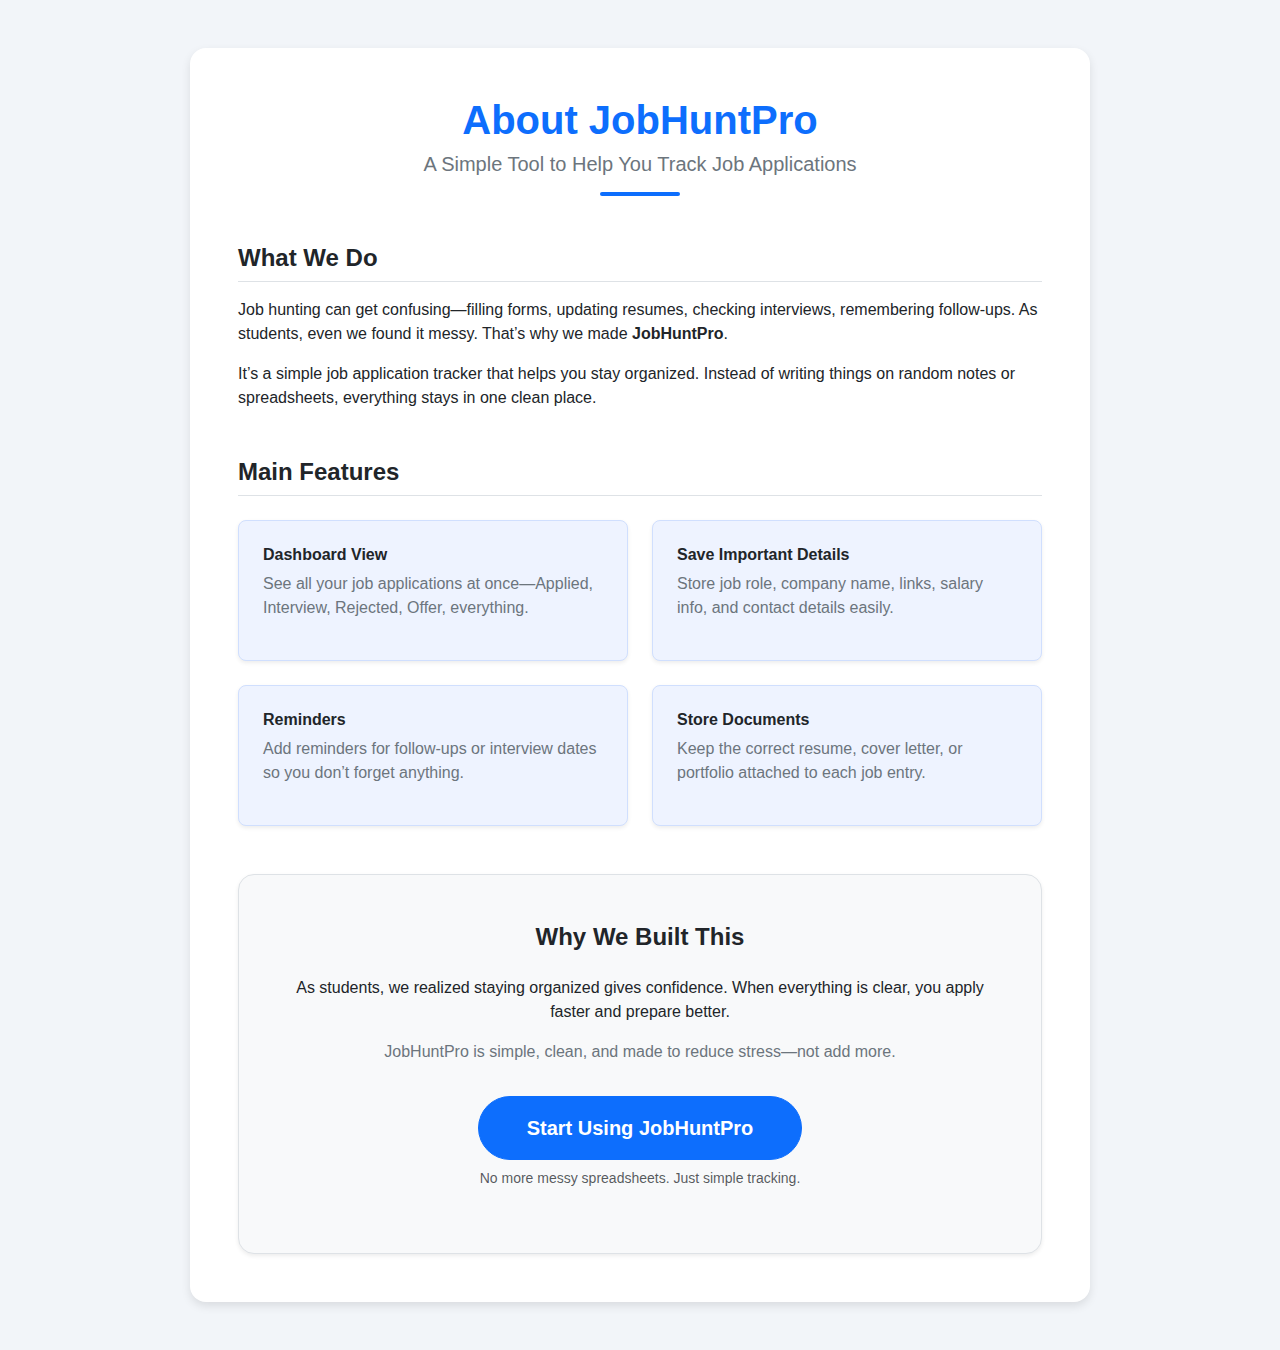
<file: about.html>
<!DOCTYPE html>
<html lang="en">
<head>
    <meta charset="UTF-8">
    <meta name="viewport" content="width=device-width, initial-scale=1.0">
    <title>About JobHuntPro</title>

    <link href="https://cdn.jsdelivr.net/npm/bootstrap@5.3.3/dist/css/bootstrap.min.css" rel="stylesheet">
    <style>
        body {
            font-family: Arial, sans-serif;
            background-color: #f2f5f9;
        }
        .app-card {
            background-color: #fff;
            box-shadow: 0 4px 10px rgba(0,0,0,0.1);
        }
        .feature-card {
            background-color: #eef3ff;
            border: 1px solid #d0dffe;
        }
    </style>
</head>
<body class="d-flex justify-content-center py-5 px-3 min-vh-100">

<div class="app-card rounded-4 p-4 p-md-5 w-100" style="max-width: 900px;">

    <header class="text-center mb-5">
        <h1 class="fw-bold text-primary">About JobHuntPro</h1>
        <p class="text-secondary h5">A Simple Tool to Help You Track Job Applications</p>
        <div class="bg-primary mx-auto mt-3 rounded-pill" style="width: 80px; height: 4px;"></div>
    </header>

    <section class="mb-5">
        <h2 class="h4 fw-bold text-dark border-bottom pb-2 mb-3">What We Do</h2>
        <p class="text-dark">
            Job hunting can get confusing—filling forms, updating resumes, checking interviews, remembering follow-ups.
            As students, even we found it messy. That’s why we made <b>JobHuntPro</b>.
        </p>
        <p class="text-dark mt-3">
            It’s a simple job application tracker that helps you stay organized. Instead of writing things on random
            notes or spreadsheets, everything stays in one clean place.
        </p>
    </section>

    <section class="mb-5">
        <h2 class="h4 fw-bold text-dark border-bottom pb-2 mb-4">Main Features</h2>

        <div class="row row-cols-1 row-cols-md-2 g-4">
            
            <div class="col">
                <div class="feature-card rounded-3 p-4 shadow-sm">
                    <h3 class="h6 fw-bold text-dark">Dashboard View</h3>
                    <p class="text-secondary">
                        See all your job applications at once—Applied, Interview, Rejected, Offer, everything.
                    </p>
                </div>
            </div>

            <div class="col">
                <div class="feature-card rounded-3 p-4 shadow-sm">
                    <h3 class="h6 fw-bold text-dark">Save Important Details</h3>
                    <p class="text-secondary">
                        Store job role, company name, links, salary info, and contact details easily.
                    </p>
                </div>
            </div>

            <div class="col">
                <div class="feature-card rounded-3 p-4 shadow-sm">
                    <h3 class="h6 fw-bold text-dark">Reminders</h3>
                    <p class="text-secondary">
                        Add reminders for follow-ups or interview dates so you don’t forget anything.
                    </p>
                </div>
            </div>

            <div class="col">
                <div class="feature-card rounded-3 p-4 shadow-sm">
                    <h3 class="h6 fw-bold text-dark">Store Documents</h3>
                    <p class="text-secondary">
                        Keep the correct resume, cover letter, or portfolio attached to each job entry.
                    </p>
                </div>
            </div>

        </div>
    </section>

    <section class="text-center bg-light rounded-4 p-5 border shadow-sm">
        <h2 class="h4 fw-bold text-dark mb-4">Why We Built This</h2>
        <p class="text-dark">
            As students, we realized staying organized gives confidence. When everything is clear, you apply faster and prepare better.
        </p>
        <p class="text-secondary">
            JobHuntPro is simple, clean, and made to reduce stress—not add more.
        </p>
        <a href="index.html" class="btn btn-primary btn-lg rounded-pill px-5 py-3 mt-3 fw-semibold">
            Start Using JobHuntPro
        </a>
        <p class="small text-muted mt-2">
            No more messy spreadsheets. Just simple tracking.
        </p>
    </section>

</div>

<script src="https://cdn.jsdelivr.net/npm/bootstrap@5.3.3/dist/js/bootstrap.bundle.min.js"></script>
</body>
</html>
</file>
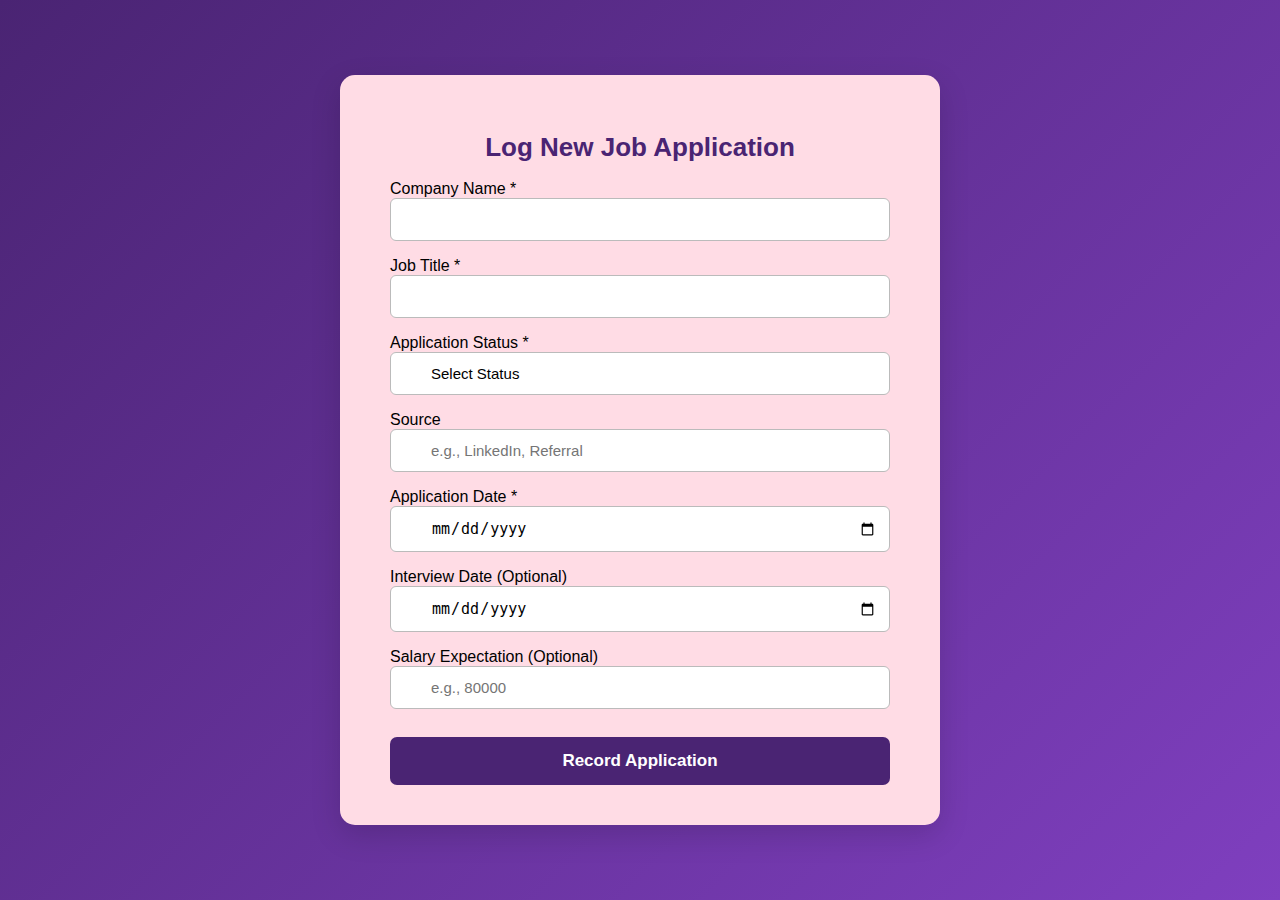
<file: login.html>
<!DOCTYPE html>
<html lang="en">
<head>
    <meta charset="UTF-8">
    <meta name="viewport" content="width=device-width, initial-scale=1.0">
    <title>New Job Application Log</title>
    <link rel="stylesheet" href="login.css">
</head>
<body>
    <div class="container">
        <h1>Log New Job Application</h1>
        <form id="applicationForm">
            <div class="form-group">
                <label for="companyName">Company Name <span class="required">*</span></label>
                <input type="text" id="companyName" required>
            </div>
            <div class="form-group">
                <label for="jobTitle">Job Title <span class="required">*</span></label>
                <input type="text" id="jobTitle" required>
            </div>

            <div class="form-group">
                <label for="appStatus">Application Status <span class="required">*</span></label>
                <select id="appStatus" required>
                    <option value="" disabled selected>Select Status</option>
                    <option value="Applied">Applied</option>
                    <option value="Phone Screen">Phone Screen</option>
                    <option value="Interview Stage">Interview Stage</option>
                    <option value="Offer">Offer</option>
                    <option value="Rejected">Rejected</option>
                </select>
            </div>
            <div class="form-group">
                <label for="source">Source</label>
                <input type="text" id="source" placeholder="e.g., LinkedIn, Referral">
            </div>
            
            <div class="form-group">
                <label for="appDate">Application Date <span class="required">*</span></label>
                <input type="date" id="appDate" required>
            </div>
            <div class="form-group">
                <label for="interviewDate">Interview Date (Optional)</label>
                <input type="date" id="interviewDate">
            </div>
            <div class="form-group">
                <label for="salaryExpectation">Salary Expectation (Optional)</label>
                <input type="number" id="salaryExpectation" placeholder="e.g., 80000" min="0">
            </div>

            <button type="submit" class="submit-btn">Record Application</button>
            <p id="message" class="hidden"></p>
        </form>
    </div>

    <script src="login.js"></script>
</body>
</html>
</file>
<file: login.css>
body {
    font-family: 'Segoe UI', sans-serif;
    background: linear-gradient(135deg, #4A2473, #7F3FBF);
    margin: 0;
    display: flex;
    justify-content: center;
    align-items: center;
    min-height: 100vh;
}

.container {
    background-color: #FFDCE5;
    padding: 40px 50px;
    width: 100%;
    max-width: 500px; /* Max width remains 500px */
    border-radius: 15px;
    box-shadow: 0 10px 30px rgba(0,0,0,0.15);
    animation: fadeIn 0.8s ease;
}

.title-box {
    display: flex;
    justify-content: center;
    align-items: center;
    gap: 12px;
    margin-bottom: 25px;
}

h1 {
    color: #4A2473;
    text-align: center;
    font-size: 26px;
}

.profile-icon {
    font-size: 34px;
    color: #4A2473;
}

/* Icon Input Styling */
.icon-input {
    position: relative;
}

.icon-input i {
    position: absolute;
    left: 12px;
    top: 50%;
    transform: translateY(-50%);
    color: #6A3A8A;
    font-size: 17px;
    z-index: 10; /* Ensure icon is above input field */
}

input, select {
    /* --- CRITICAL FIX: box-sizing: border-box; --- */
    box-sizing: border-box; 
    width: 100%;
    padding: 12px 12px 12px 40px;
    font-size: 15px;
    border-radius: 6px;
    border: 1px solid #bbb;
    background-color: white;
    outline: none;
    margin-bottom: 16px;
    transition: 0.3s;
    -webkit-appearance: none; /* For date/select consistency */
    -moz-appearance: none;
    appearance: none;
}

/* Specific adjustments for date input placeholder appearance */
input[type="date"]::before {
    content: attr(placeholder);
    color: #888;
    width: 100%;
    box-sizing: border-box;
}

input[type="date"]:valid::before {
    content: "";
}

input:focus, select:focus {
    border-color: #4A2473;
    box-shadow: 0 0 8px rgba(74,36,115,0.3);
}

.submit-btn {
    margin-top: 12px;
    width: 100%;
    padding: 14px;
    background-color: #4A2473;
    color: #fff;
    border: none;
    border-radius: 7px;
    font-size: 17px;
    font-weight: bold;
    cursor: pointer;
    transition: 0.3s;
}

.submit-btn:hover {
    background-color: #7F3FBF;
    transform: translateY(-2px);
}

#message {
    margin-top: 18px;
    text-align: center;
    padding: 12px;
    border-radius: 6px;
    font-weight: 600;
}

.success {
    background-color: #D1F7D1;
    color: #256B2F;
    border: 1px solid #A7E8A7;
}

.error {
    background-color: #FAD4D4;
    color: #8A1E1E;
    border: 1px solid #F4A4A4;
}

.hidden {
    display: none;
}

@keyframes fadeIn {
    from { opacity: 0; transform: translateY(20px); }
    to { opacity: 1; transform: translateY(0); }
}
</file>
